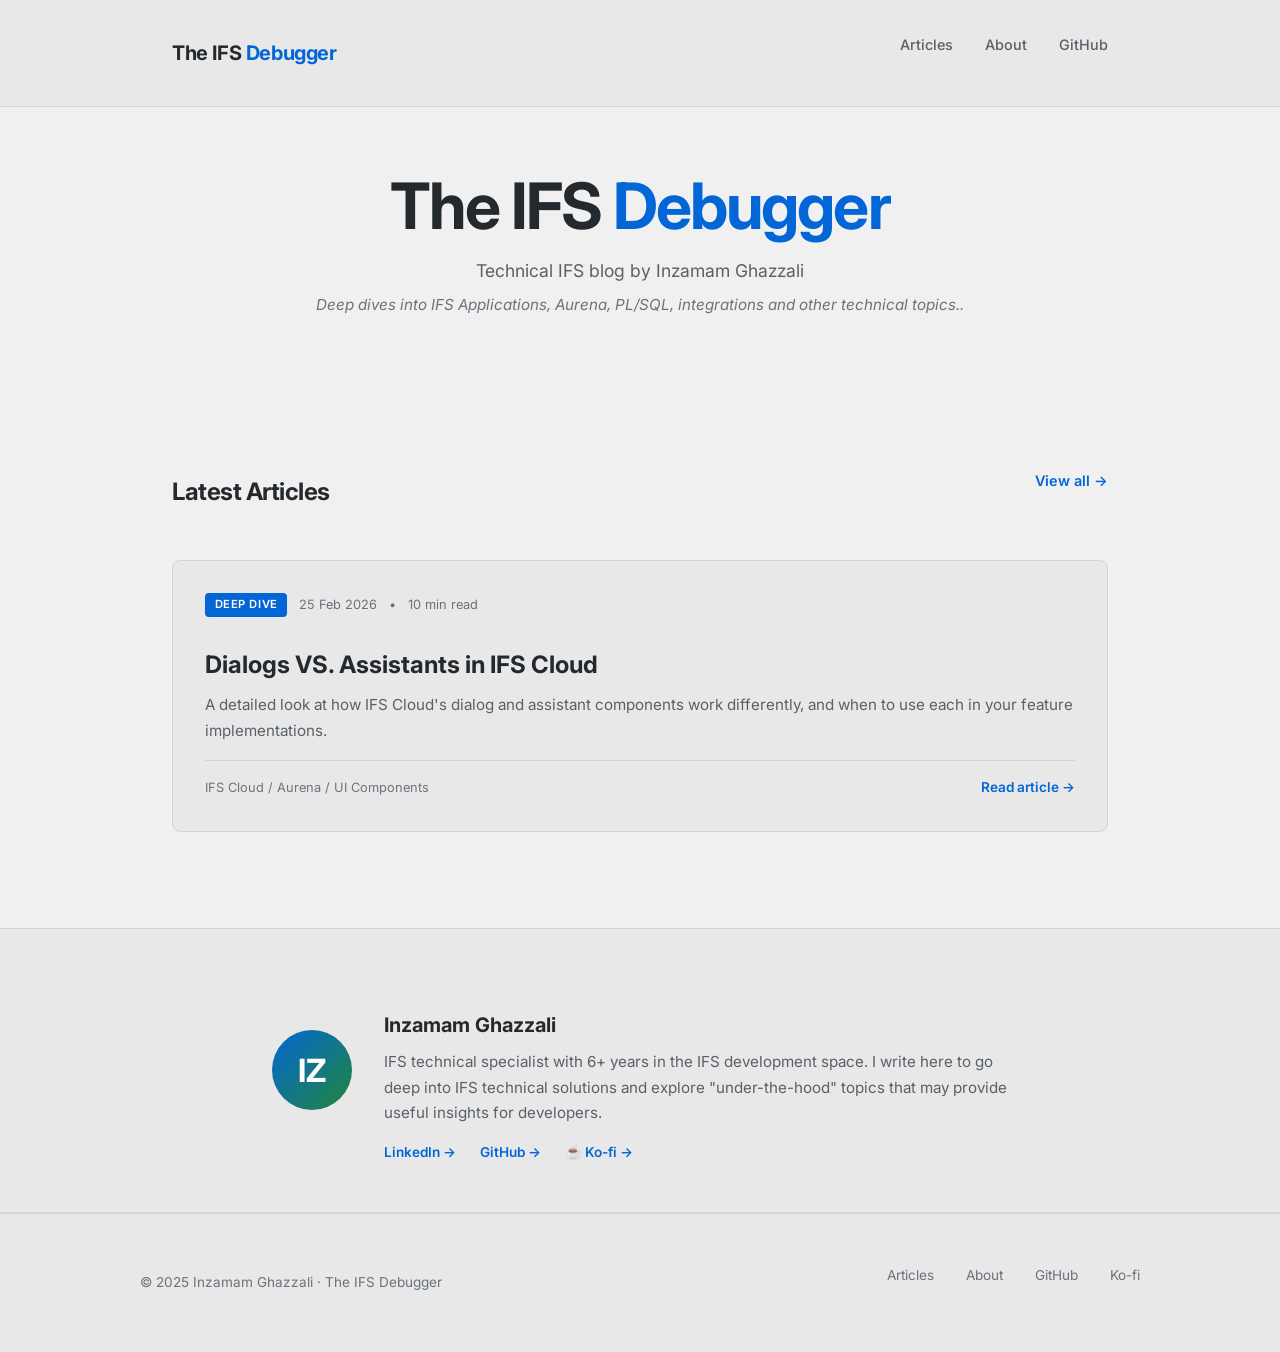
<file: index.html>
<!DOCTYPE html>
<html lang="en" prefix="og: https://ogp.me/ns#">
<head>
<meta charset="UTF-8">
<meta name="viewport" content="width=device-width, initial-scale=1.0">
<title>The IFS Debugger — Technical IFS Blog by Inzamam</title>
<meta name="description" content="Deep technical articles on IFS Applications — PL/SQL, IFS Cloud, Aurena, integrations, and performance tuning. Written by a practitioner with 6+ years in the IFS ecosystem.">
<meta name="author" content="Inzamam Ghazzali">
<meta property="og:title" content="The IFS Debugger — Technical IFS Blog">
<meta property="og:description" content="Deep technical articles on IFS Applications by Inzamam Ghazzali. No paywall. No fluff.">
<meta property="og:image" content="https://inzamam93.github.io/the-ifs-debugger/og-image.png">
<meta property="og:url" content="https://inzamam93.github.io/the-ifs-debugger">
<meta property="og:type" content="website">
<meta name="twitter:card" content="summary_large_image">
<link rel="canonical" href="https://inzamam93.github.io/the-ifs-debugger">

<!-- Google Analytics — replace YOUR_GA_MEASUREMENT_ID -->
<script async src="https://www.googletagmanager.com/gtag/js?id=YOUR_GA_MEASUREMENT_ID"></script>
<script>
  window.dataLayer = window.dataLayer || [];
  function gtag(){dataLayer.push(arguments);}
  gtag('js', new Date());
  gtag('config', 'YOUR_GA_MEASUREMENT_ID');
</script>

<link rel="preconnect" href="https://fonts.googleapis.com">
<link href="https://fonts.googleapis.com/css2?family=Inter:wght@400;500;600;700&family=JetBrains+Mono:wght@400;500&display=swap" rel="stylesheet">

<!-- Shared styles across all pages -->
<link rel="stylesheet" href="style.css">

<!-- Homepage-specific styles -->
<style>
/* ═══ HERO SECTION ═══ */
.hero {
  max-width: 800px;
  margin: 0 auto;
  padding: 4rem 2rem 3rem;
  text-align: center;
}

.hero-title {
  font-size: clamp(2.5rem, 6vw, 4rem);
  font-weight: 700;
  line-height: 1.1;
  letter-spacing: -0.03em;
  color: var(--text);
  margin-bottom: 1rem;
}

.hero-title .accent { 
  color: var(--accent); 
}

.hero-subtitle {
  font-size: 1.1rem;
  color: var(--text-secondary);
  margin-bottom: 0.5rem;
}

.hero-tagline {
  font-size: 0.95rem;
  color: var(--text-muted);
  font-style: italic;
}

.hero-stats {
  display: flex;
  justify-content: center;
  gap: 3rem;
  margin-top: 3rem;
  padding-top: 2rem;
  border-top: 1px solid var(--border);
}

.stat {
  display: flex;
  flex-direction: column;
  align-items: center;
  gap: 0.25rem;
}

.stat-num {
  font-size: 2rem;
  font-weight: 700;
  color: var(--accent);
}

.stat-label {
  font-size: 0.8rem;
  color: var(--text-muted);
  text-transform: uppercase;
  letter-spacing: 0.05em;
}

/* ═══ ARTICLES SECTION ═══ */
.articles-section {
  max-width: 1000px;
  margin: 0 auto;
  padding: 3rem 2rem;
}

.section-header {
  display: flex;
  justify-content: space-between;
  align-items: center;
  margin-bottom: 2rem;
}

.section-title {
  font-size: 1.5rem;
  font-weight: 700;
  color: var(--text);
}

.view-all {
  font-size: 0.9rem;
  font-weight: 600;
  color: var(--accent);
  text-decoration: none;
  display: flex;
  align-items: center;
  gap: 0.25rem;
}

.view-all:hover { 
  text-decoration: underline; 
}

.articles-grid {
  display: grid;
  gap: 2rem;
}

.article-card {
  background: #e8e8e8;
  border: 1px solid var(--border);
  border-radius: 8px;
  padding: 2rem;
  text-decoration: none;
  color: inherit;
  transition: all 0.2s;
  display: block;
}

.article-card:hover {
  border-color: var(--accent);
  box-shadow: 0 4px 12px rgba(0,0,0,0.08);
  transform: translateY(-2px);
}

.article-card.featured {
  background: linear-gradient(135deg, #f0f7ff 0%, #ffffff 100%);
  border-color: var(--accent);
}

.article-meta {
  display: flex;
  align-items: center;
  gap: 0.75rem;
  margin-bottom: 0.75rem;
  font-size: 0.8rem;
  color: var(--text-muted);
}

.article-tag {
  background: var(--accent);
  color: white;
  padding: 0.2rem 0.6rem;
  border-radius: 4px;
  font-size: 0.7rem;
  font-weight: 600;
  text-transform: uppercase;
  letter-spacing: 0.05em;
}

.article-tag.featured { 
  background: var(--green); 
}

.article-tag.tutorial { 
  background: #6f42c1; 
}

.article-tag.tips { 
  background: #fd7e14; 
}

.article-title-card {
  font-size: 1.5rem;
  font-weight: 700;
  line-height: 1.3;
  color: var(--text);
  margin-bottom: 0.75rem;
}

.article-card.featured .article-title-card {
  font-size: 1.8rem;
}

.article-excerpt {
  font-size: 0.95rem;
  color: var(--text-secondary);
  line-height: 1.7;
  margin-bottom: 1rem;
}

.article-footer {
  display: flex;
  justify-content: space-between;
  align-items: center;
  padding-top: 1rem;
  border-top: 1px solid var(--border);
}

.read-time {
  font-size: 0.8rem;
  color: var(--text-muted);
}

.read-more {
  font-size: 0.85rem;
  font-weight: 600;
  color: var(--accent);
  display: flex;
  align-items: center;
  gap: 0.25rem;
}

/* ═══ ABOUT SECTION ═══ */
.about-section {
  background: #e8e8e8;
  border-top: 1px solid var(--border);
  border-bottom: 1px solid var(--border);
  margin-top: 3rem;
}

.about-inner {
  max-width: 800px;
  margin: 0 auto;
  padding: 3rem 2rem;
  display: grid;
  grid-template-columns: auto 1fr;
  gap: 2rem;
  align-items: center;
}

.about-avatar {
  width: 80px;
  height: 80px;
  border-radius: 50%;
  background: linear-gradient(135deg, var(--accent), var(--green));
  display: flex;
  align-items: center;
  justify-content: center;
  font-size: 2rem;
  font-weight: 700;
  color: white;
  flex-shrink: 0;
}

.about-name {
  font-size: 1.25rem;
  font-weight: 700;
  color: var(--text);
  margin-bottom: 0.5rem;
}

.about-bio {
  font-size: 0.95rem;
  color: var(--text-secondary);
  line-height: 1.7;
  margin-bottom: 1rem;
}

.about-links {
  display: flex;
  gap: 1.5rem;
}

.about-links a {
  font-size: 0.85rem;
  font-weight: 600;
  color: var(--accent);
  text-decoration: none;
}

.about-links a:hover { 
  text-decoration: underline; 
}

/* ═══ RESPONSIVE ═══ */
@media (max-width: 768px) {
  .hero-stats { 
    flex-wrap: wrap; 
    gap: 1.5rem; 
  }
  
  .about-inner { 
    grid-template-columns: 1fr; 
    text-align: center; 
  }
  
  .about-links { 
    justify-content: center; 
  }
}
</style>
</head>
<body>

<!-- NAV -->
<nav>
  <div class="nav-container">
    <a href="#" class="logo">The IFS <span>Debugger</span></a>
    <ul class="nav-links">
      <li><a href="#articles">Articles</a></li>
      <li><a href="#about">About</a></li>
      <li><a href="https://github.com/Inzamam93">GitHub</a></li>
    </ul>
    <!-- Buy me coffee button placeholder
    <a href="https://ko-fi.com/inzamam" class="btn-kofi">☕ Buy Me a Coffee</a>
    -->
  </div>
</nav>

<!-- HERO -->
<div class="hero">
  <h1 class="hero-title">The IFS <span class="accent">Debugger</span></h1>
  <p class="hero-subtitle">Technical IFS blog by Inzamam Ghazzali</p>
  <p class="hero-tagline">Deep dives into IFS Applications, Aurena, PL/SQL, integrations and other technical topics..</p>
  <!-- PLACEHOLDER STATS
  <div class="hero-stats">
    <div class="stat">
      <div class="stat-num">6+</div>
      <div class="stat-label">Years IFS</div>
    </div>
    <div class="stat">
      <div class="stat-num">40+</div>
      <div class="stat-label">Articles</div>
    </div>
    <div class="stat">
      <div class="stat-num">0</div>
      <div class="stat-label">Paywalls</div>
    </div>
  </div>
  -->
</div>

<!-- ARTICLES -->
<div class="articles-section" id="articles">
  <div class="section-header">
    <h2 class="section-title">Latest Articles</h2>
    <a href="#" class="view-all">View all →</a>
  </div>

  <div class="articles-grid">

    <!-- FEATURED -->
     <!-- PLACEHOLDER ARTICLES 
    <a href="articles/ifs-aurena-frontend-debugging-tips/index.html" class="article-card featured">
      <div class="article-meta">
        <span class="article-tag featured">Featured</span>
        <span class="article-tag">IFS Cloud</span>
        <span>20 Mar 2025</span>
        <span>•</span>
        <span>12 min read</span>
      </div>
      <h3 class="article-title-card">IFS Aurena Frontend Debugging Tips That Will Save Your Sanity</h3>
      <p class="article-excerpt">
        Aurena's client-side behaviour can feel like a black box. The UI does something unexpected, you get a vague error toast, and the only thing staring back at you is a minified JavaScript bundle. This article covers the practical debugging techniques I actually use to trace frontend issues in IFS Cloud fast.
      </p>
      <div class="article-footer">
        <span class="read-time">IFS Cloud / Aurena / DevTools</span>
        <span class="read-more">Read article →</span>
      </div>
    </a>

    
    <a href="#" class="article-card">
      <div class="article-meta">
        <span class="article-tag tutorial">Tutorial</span>
        <span>28 Feb 2025</span>
        <span>•</span>
        <span>8 min read</span>
      </div>
      <h3 class="article-title-card">Setting Up a Local IFS App10 Dev Environment in 2025</h3>
      <p class="article-excerpt">
        Step-by-step walkthrough of configuring Oracle 19c + IFS App10 for local development — including common pitfalls and the patches you actually need.
      </p>
      <div class="article-footer">
        <span class="read-time">IFS App10 / Oracle / Setup</span>
        <span class="read-more">Read article →</span>
      </div>
    </a>
    
    <a href="#" class="article-card">
      <div class="article-meta">
        <span class="article-tag tips">Tips</span>
        <span>14 Feb 2025</span>
        <span>•</span>
        <span>6 min read</span>
      </div>
      <h3 class="article-title-card">5 PL/SQL Performance Traps in IFS That Will Kill Your Batch Jobs</h3>
      <p class="article-excerpt">
        From implicit cursors in loops to missing indexes on custom tables — these are the patterns that quietly destroy IFS batch performance.
      </p>
      <div class="article-footer">
        <span class="read-time">PL/SQL / Performance / IFS</span>
        <span class="read-more">Read article →</span>
      </div>
    </a>
    PLACEHOLDER ARTICLES -->

    <!-- ARTICLES -->
    <a href="#" class="article-card">
      <div class="article-meta">
        <span class="article-tag">Deep Dive</span>
        <span>25 Feb 2026</span>
        <span>•</span>
        <span>10 min read</span>
      </div>
      <h3 class="article-title-card">Dialogs VS. Assistants in IFS Cloud</h3>
      <p class="article-excerpt">
        A detailed look at how IFS Cloud's dialog and assistant components work differently, and when to use each in your feature implementations.
      </p>
      <div class="article-footer">
        <span class="read-time">IFS Cloud / Aurena / UI Components</span>
        <span class="read-more">Read article →</span>
      </div>
    </a>

  </div>
</div>

<!-- ABOUT -->
<div class="about-section" id="about">
  <div class="about-inner">
    <div class="about-avatar">IZ</div>
    <div>
      <h3 class="about-name">Inzamam Ghazzali</h3>
      <p class="about-bio">
        IFS technical specialist with 6+ years in the IFS development space. I write here to go deep into IFS technical solutions and explore "under-the-hood" topics that may provide useful insights for developers.
      </p>
      <div class="about-links">
        <a href="https://linkedin.com/in/inzamam">LinkedIn →</a>
        <a href="https://github.com/Inzamam93">GitHub →</a>
        <a href="https://ko-fi.com/inzamam">☕ Ko-fi →</a>
      </div>
    </div>
  </div>
</div>

<!-- FOOTER -->
<footer>
  <div class="footer-inner">
    <div class="footer-text">© 2025 Inzamam Ghazzali · The IFS Debugger</div>
    <ul class="footer-links">
      <li><a href="#articles">Articles</a></li>
      <li><a href="#about">About</a></li>
      <li><a href="https://github.com/Inzamam93">GitHub</a></li>
      <li><a href="https://ko-fi.com/inzamam">Ko-fi</a></li>
    </ul>
  </div>
</footer>

</body>
</html>
</file>
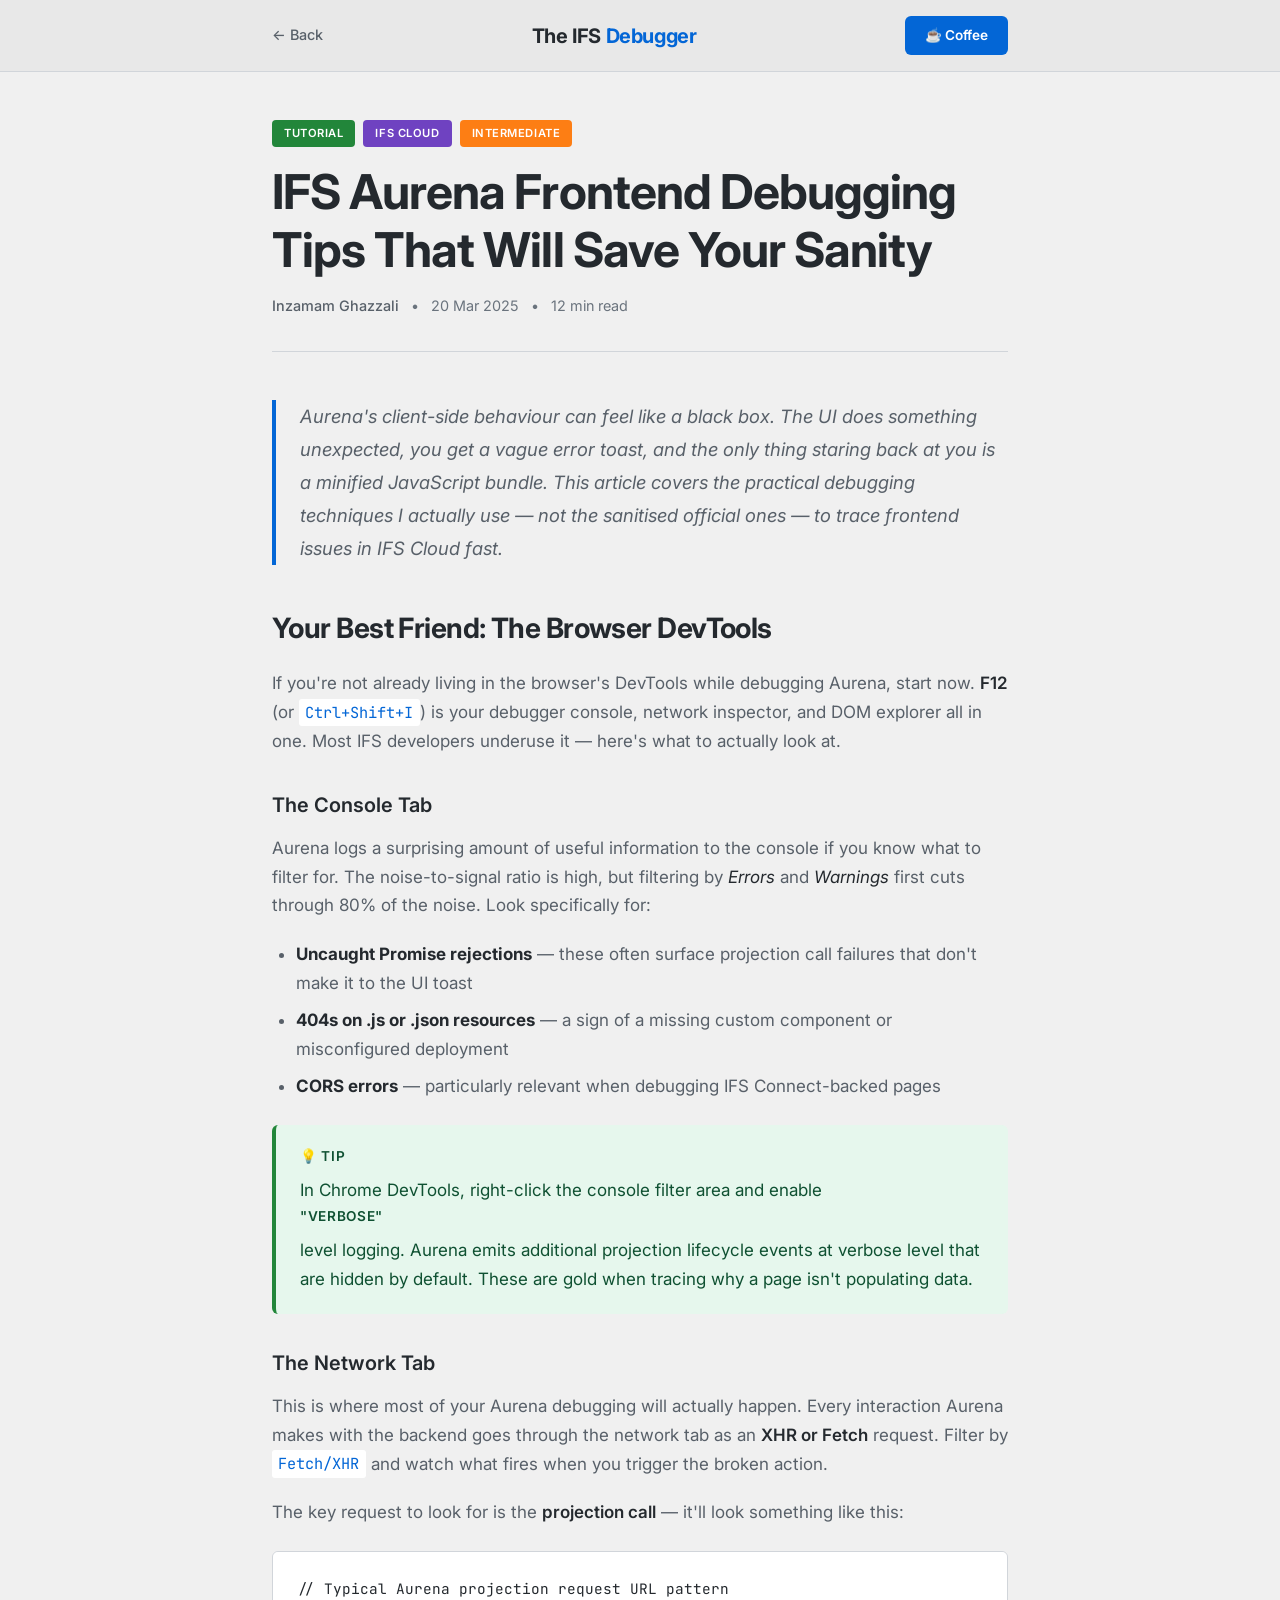
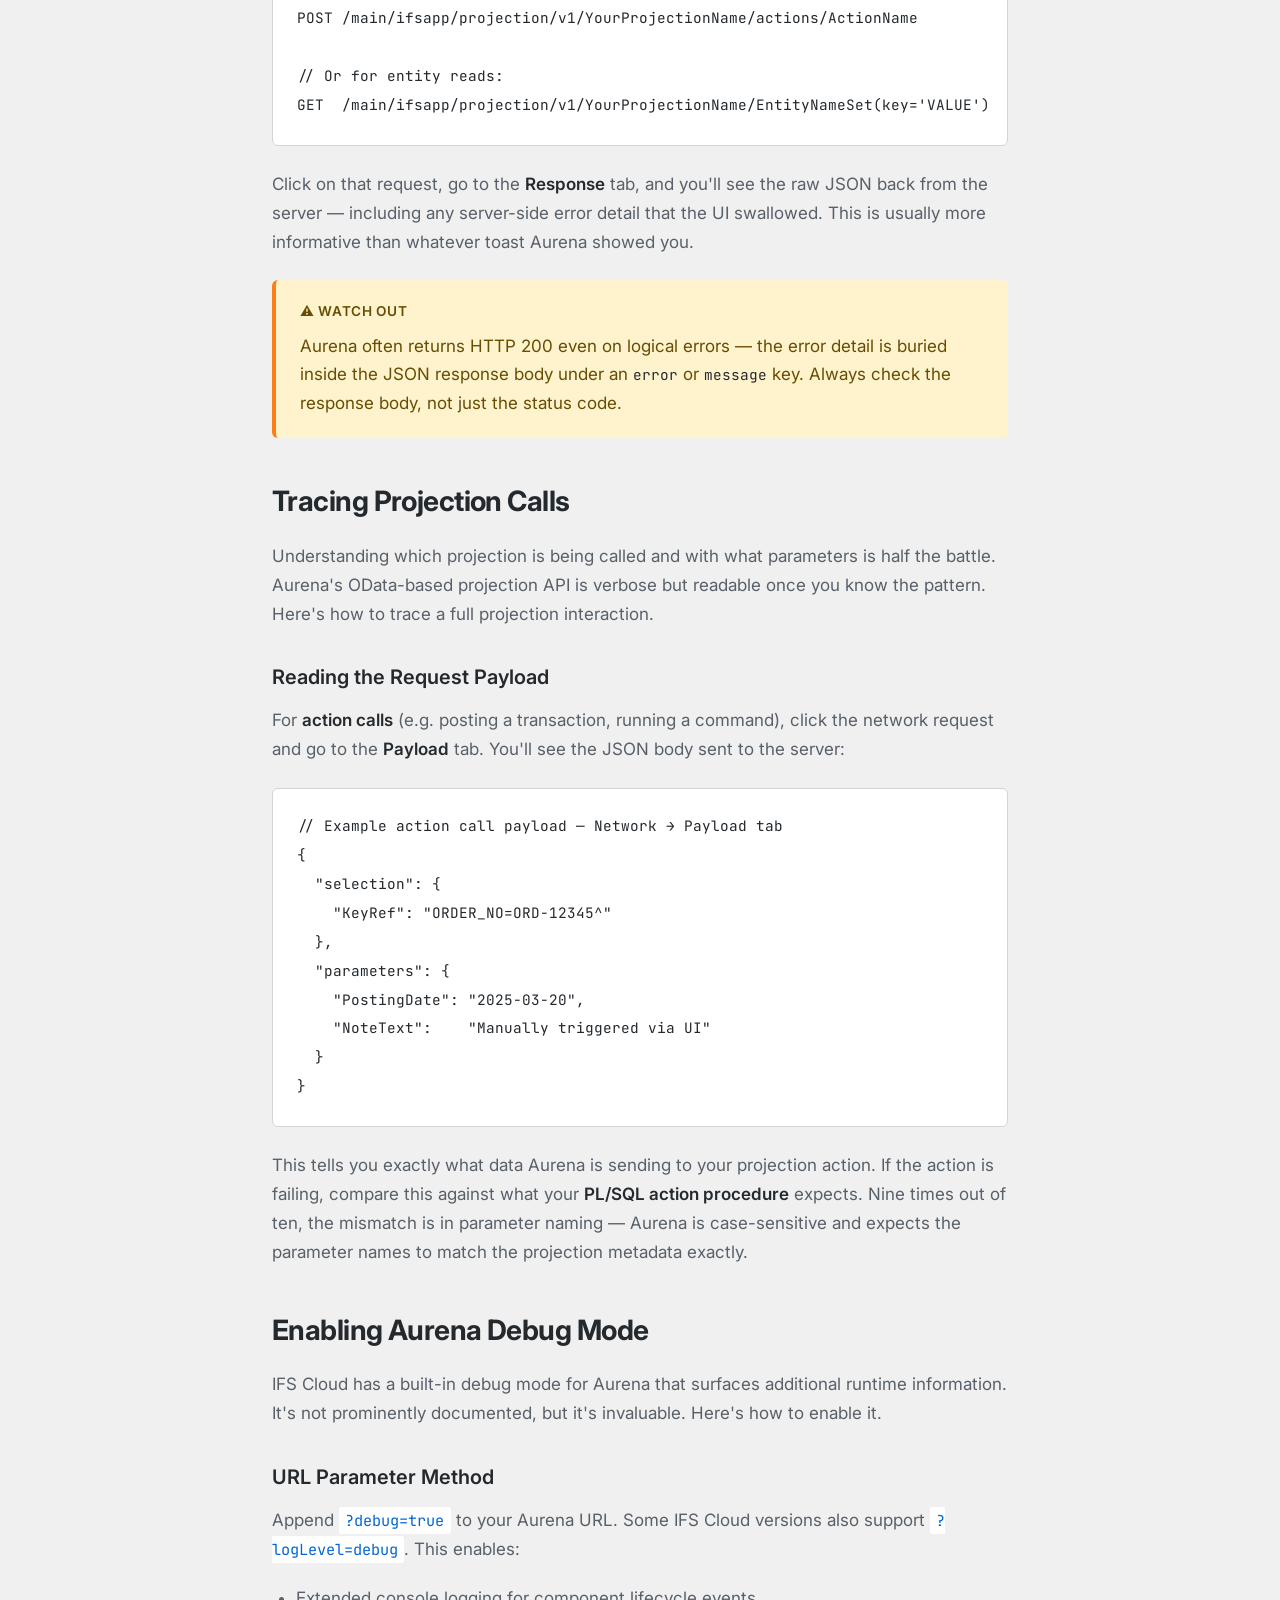
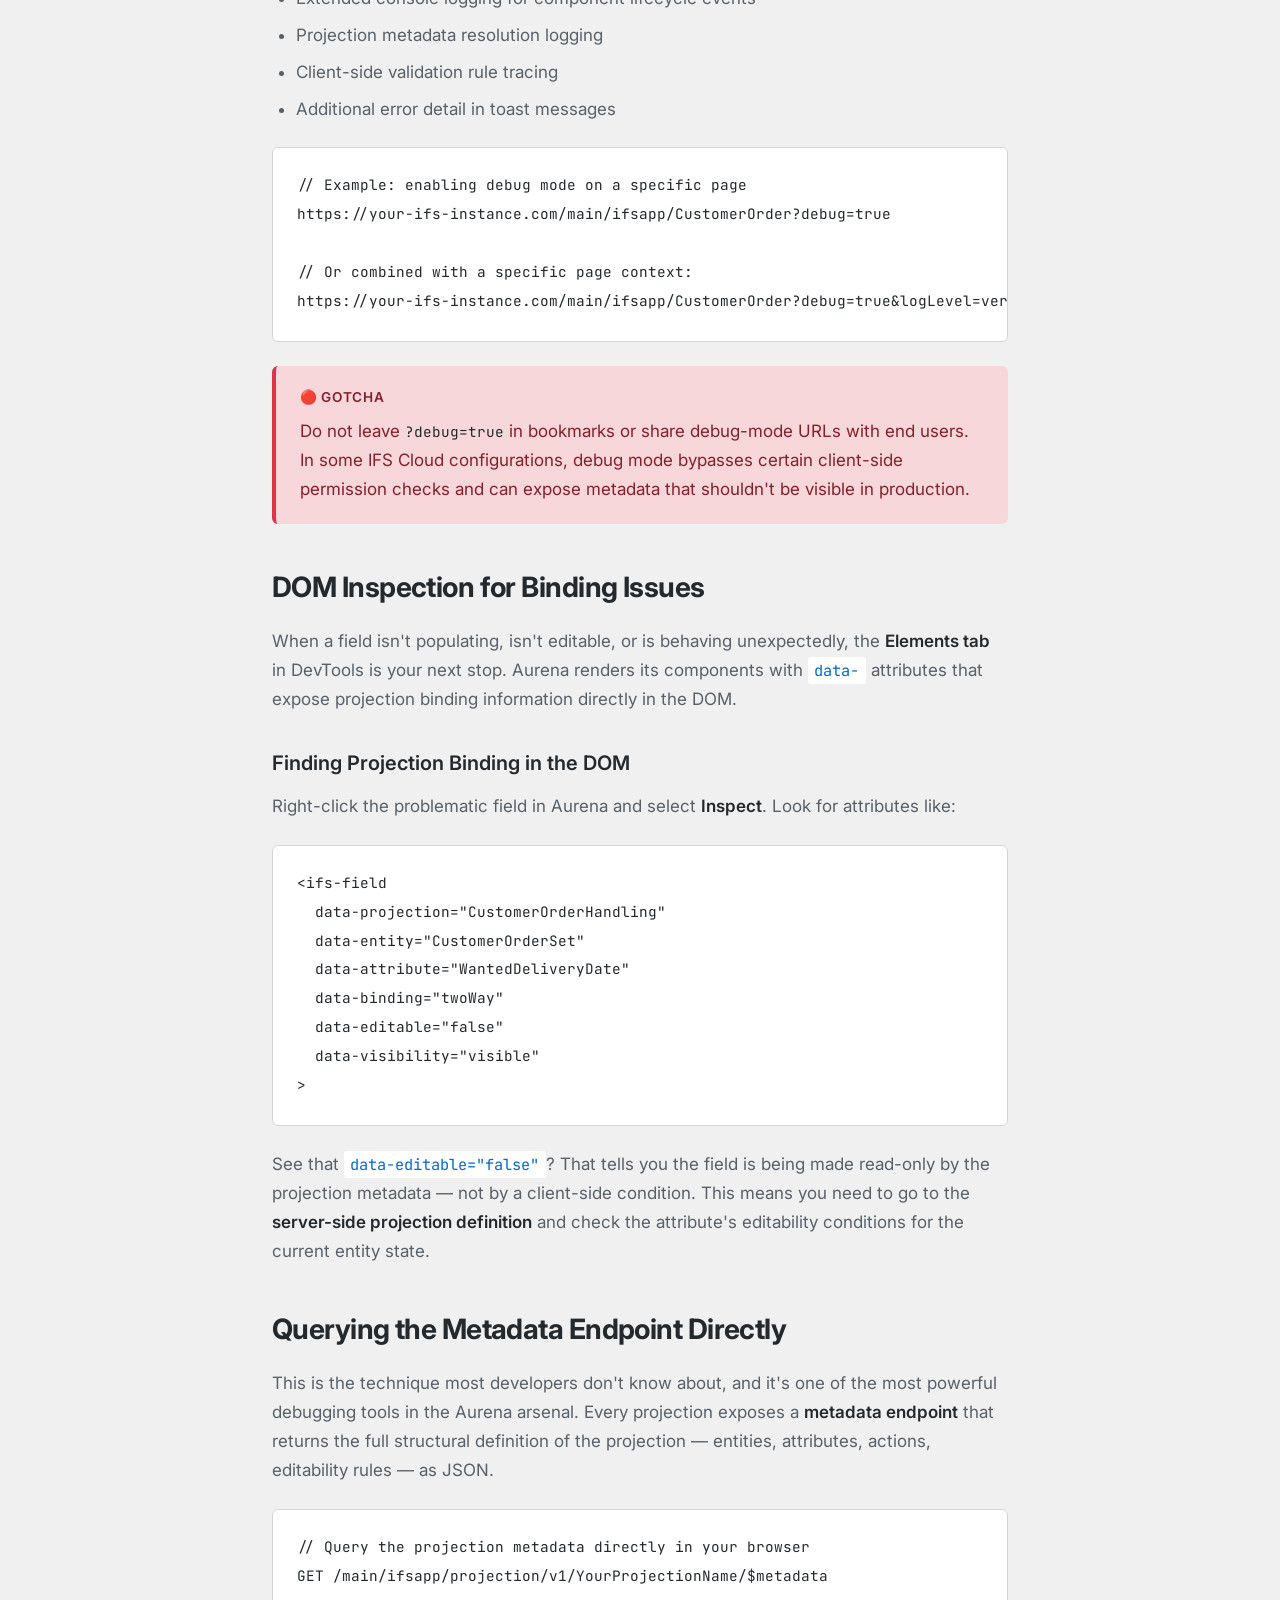
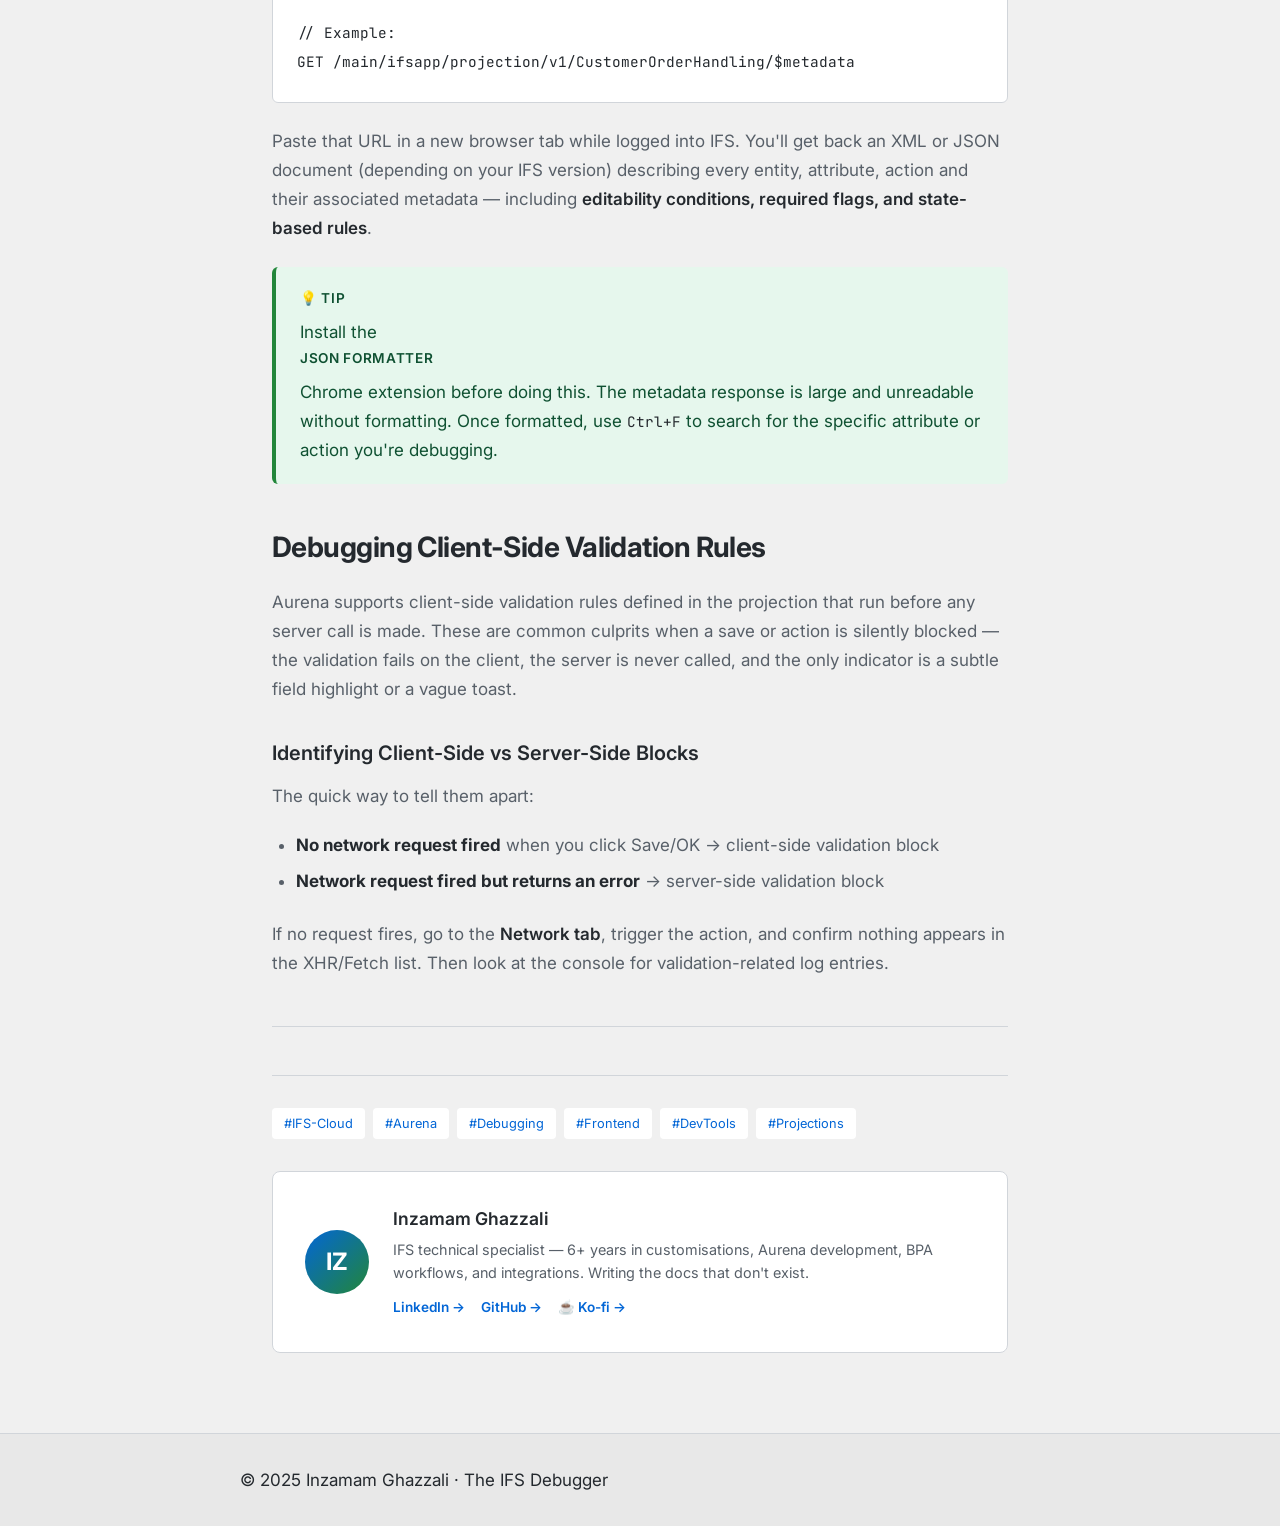
<file: articles/ifs-aurena-frontend-debugging-tips/ifs-aurena-frontend-debugging-tips.html>
<!DOCTYPE html>
<html lang="en" prefix="og: https://ogp.me/ns#">
<head>
<meta charset="UTF-8">
<meta name="viewport" content="width=device-width, initial-scale=1.0">
<title>IFS Aurena Frontend Debugging Tips — The IFS Debugger</title>
<meta name="description" content="Practical IFS Aurena frontend debugging tips for intermediate developers. Learn how to use browser DevTools, projection tracing, and client-side error handling to debug Aurena faster.">
<meta name="author" content="Inzamam Ghazzali">
<link rel="canonical" href="https://inzamam93.github.io/the-ifs-debugger/articles/ifs-aurena-frontend-debugging-tips/">

<link rel="preconnect" href="https://fonts.googleapis.com">
<link href="https://fonts.googleapis.com/css2?family=Inter:wght@400;500;600;700&family=JetBrains+Mono:wght@400;500&display=swap" rel="stylesheet">

<!-- Shared styles across all pages -->
<link rel="stylesheet" href="../../style.css">

<!-- Article page-specific styles -->
<style>
/* Article page overrides */
body {
  font-size: 17px;
  line-height: 1.7;
}

.nav-container {
  max-width: 800px;
}

/* ═══ ARTICLE CONTAINER ═══ */
.article-container {
  max-width: 800px;
  margin: 0 auto;
  padding: 3rem 2rem 5rem;
}

/* ═══ ARTICLE HEADER ═══ */
.article-header {
  margin-bottom: 3rem;
  padding-bottom: 2rem;
  border-bottom: 1px solid var(--border);
}

.article-tags {
  display: flex;
  gap: 0.5rem;
  margin-bottom: 1rem;
}

.tag {
  font-size: 0.7rem;
  font-weight: 600;
  padding: 0.25rem 0.75rem;
  border-radius: 4px;
  text-transform: uppercase;
  letter-spacing: 0.05em;
}

.tag.featured {
  background: var(--green);
  color: white;
}

.tag.intermediate {
  background: var(--amber);
  color: white;
}

.tag.cloud {
  background: var(--purple);
  color: white;
}

.article-meta {
  display: flex;
  align-items: center;
  gap: 0.75rem;
  font-size: 0.9rem;
  color: var(--text-muted);
}

.article-meta .author {
  color: var(--text-secondary);
  font-weight: 500;
}

.lead {
  font-size: 1.15rem;
  color: var(--text-secondary);
  line-height: 1.8;
  margin: 2rem 0;
  padding-left: 1.5rem;
  border-left: 4px solid var(--accent);
  font-style: italic;
}

/* ═══ ARTICLE FOOTER ═══ */
.article-footer {
  margin-top: 3rem;
  padding-top: 2rem;
  border-top: 1px solid var(--border);
}

.footer-tags {
  display: flex;
  flex-wrap: wrap;
  gap: 0.5rem;
  margin-bottom: 2rem;
}

.footer-tag {
  font-size: 0.8rem;
  color: var(--accent);
  background: var(--surface);
  padding: 0.3rem 0.75rem;
  border-radius: 4px;
  text-decoration: none;
}

.footer-tag:hover {
  background: #e1f0ff;
}

/* ═══ AUTHOR CARD ═══ */
.author-card {
  background: var(--surface);
  border: 1px solid var(--border);
  border-radius: 8px;
  padding: 2rem;
  display: flex;
  gap: 1.5rem;
  align-items: center;
}

.author-avatar {
  width: 64px;
  height: 64px;
  border-radius: 50%;
  background: linear-gradient(135deg, var(--accent), var(--green));
  display: flex;
  align-items: center;
  justify-content: center;
  font-size: 1.5rem;
  font-weight: 700;
  color: white;
  flex-shrink: 0;
}

.author-name {
  font-size: 1.1rem;
  font-weight: 600;
  color: var(--text);
  margin-bottom: 0.25rem;
}

.author-bio {
  font-size: 0.9rem;
  color: var(--text-secondary);
  line-height: 1.6;
  margin-bottom: 0.75rem;
}

.author-links {
  display: flex;
  gap: 1rem;
}

.author-links a {
  font-size: 0.85rem;
  font-weight: 600;
  color: var(--accent);
  text-decoration: none;
}

.author-links a:hover {
  text-decoration: underline;
}

/* ═══ FOOTER OVERRIDE ═══ */
footer .footer-inner {
  max-width: 800px;
  text-align: center;
}
</style>
</head>
<body>

<!-- NAV -->
<nav>
  <div class="nav-container">
    <a href="../../index.html" class="back-link">← Back</a>
    <a href="../../index.html" class="logo">The IFS <span>Debugger</span></a>
    <a href="https://ko-fi.com/inzamam" class="btn-kofi">☕ Coffee</a>
  </div>
</nav>

<!-- ARTICLE -->
<article class="article-container">
  
  <header class="article-header">
    <div class="article-tags">
      <span class="tag featured">Tutorial</span>
      <span class="tag cloud">IFS Cloud</span>
      <span class="tag intermediate">Intermediate</span>
    </div>
    <h1>IFS Aurena Frontend Debugging Tips That Will Save Your Sanity</h1>
    <div class="article-meta">
      <span class="author">Inzamam Ghazzali</span>
      <span>•</span>
      <span>20 Mar 2025</span>
      <span>•</span>
      <span>12 min read</span>
    </div>
  </header>

  <p class="lead">
    Aurena's client-side behaviour can feel like a black box. The UI does something unexpected, you get a vague error toast, and the only thing staring back at you is a minified JavaScript bundle. This article covers the practical debugging techniques I actually use — not the sanitised official ones — to trace frontend issues in IFS Cloud fast.
  </p>

  <h2>Your Best Friend: The Browser DevTools</h2>
  <p>
    If you're not already living in the browser's DevTools while debugging Aurena, start now. <strong>F12</strong> (or <code>Ctrl+Shift+I</code>) is your debugger console, network inspector, and DOM explorer all in one. Most IFS developers underuse it — here's what to actually look at.
  </p>

  <h3>The Console Tab</h3>
  <p>
    Aurena logs a surprising amount of useful information to the console if you know what to filter for. The noise-to-signal ratio is high, but filtering by <em>Errors</em> and <em>Warnings</em> first cuts through 80% of the noise. Look specifically for:
  </p>
  <ul>
    <li><strong>Uncaught Promise rejections</strong> — these often surface projection call failures that don't make it to the UI toast</li>
    <li><strong>404s on .js or .json resources</strong> — a sign of a missing custom component or misconfigured deployment</li>
    <li><strong>CORS errors</strong> — particularly relevant when debugging IFS Connect-backed pages</li>
  </ul>

  <div class="box tip">
    <strong>💡 Tip</strong>
    In Chrome DevTools, right-click the console filter area and enable <strong>"Verbose"</strong> level logging. Aurena emits additional projection lifecycle events at verbose level that are hidden by default. These are gold when tracing why a page isn't populating data.
  </div>

  <h3>The Network Tab</h3>
  <p>
    This is where most of your Aurena debugging will actually happen. Every interaction Aurena makes with the backend goes through the network tab as an <strong>XHR or Fetch</strong> request. Filter by <code>Fetch/XHR</code> and watch what fires when you trigger the broken action.
  </p>
  <p>
    The key request to look for is the <strong>projection call</strong> — it'll look something like this:
  </p>

  <pre><code>// Typical Aurena projection request URL pattern
POST /main/ifsapp/projection/v1/YourProjectionName/actions/ActionName

// Or for entity reads:
GET  /main/ifsapp/projection/v1/YourProjectionName/EntityNameSet(key='VALUE')</code></pre>

  <p>
    Click on that request, go to the <strong>Response</strong> tab, and you'll see the raw JSON back from the server — including any server-side error detail that the UI swallowed. This is usually more informative than whatever toast Aurena showed you.
  </p>

  <div class="box warn">
    <strong>⚠ Watch Out</strong>
    Aurena often returns HTTP 200 even on logical errors — the error detail is buried inside the JSON response body under an <code>error</code> or <code>message</code> key. Always check the response body, not just the status code.
  </div>

  <h2>Tracing Projection Calls</h2>
  <p>
    Understanding which projection is being called and with what parameters is half the battle. Aurena's OData-based projection API is verbose but readable once you know the pattern. Here's how to trace a full projection interaction.
  </p>

  <h3>Reading the Request Payload</h3>
  <p>
    For <strong>action calls</strong> (e.g. posting a transaction, running a command), click the network request and go to the <strong>Payload</strong> tab. You'll see the JSON body sent to the server:
  </p>

  <pre><code>// Example action call payload — Network → Payload tab
{
  "selection": {
    "KeyRef": "ORDER_NO=ORD-12345^"
  },
  "parameters": {
    "PostingDate": "2025-03-20",
    "NoteText":    "Manually triggered via UI"
  }
}</code></pre>

  <p>
    This tells you exactly what data Aurena is sending to your projection action. If the action is failing, compare this against what your <strong>PL/SQL action procedure</strong> expects. Nine times out of ten, the mismatch is in parameter naming — Aurena is case-sensitive and expects the parameter names to match the projection metadata exactly.
  </p>

  <h2>Enabling Aurena Debug Mode</h2>
  <p>
    IFS Cloud has a built-in debug mode for Aurena that surfaces additional runtime information. It's not prominently documented, but it's invaluable. Here's how to enable it.
  </p>

  <h3>URL Parameter Method</h3>
  <p>
    Append <code>?debug=true</code> to your Aurena URL. Some IFS Cloud versions also support <code>?logLevel=debug</code>. This enables:
  </p>
  <ul>
    <li>Extended console logging for component lifecycle events</li>
    <li>Projection metadata resolution logging</li>
    <li>Client-side validation rule tracing</li>
    <li>Additional error detail in toast messages</li>
  </ul>

  <pre><code>// Example: enabling debug mode on a specific page
https://your-ifs-instance.com/main/ifsapp/CustomerOrder?debug=true

// Or combined with a specific page context:
https://your-ifs-instance.com/main/ifsapp/CustomerOrder?debug=true&logLevel=verbose</code></pre>

  <div class="box gotcha">
    <strong>🔴 Gotcha</strong>
    Do not leave <code>?debug=true</code> in bookmarks or share debug-mode URLs with end users. In some IFS Cloud configurations, debug mode bypasses certain client-side permission checks and can expose metadata that shouldn't be visible in production.
  </div>

  <h2>DOM Inspection for Binding Issues</h2>
  <p>
    When a field isn't populating, isn't editable, or is behaving unexpectedly, the <strong>Elements tab</strong> in DevTools is your next stop. Aurena renders its components with <code>data-</code> attributes that expose projection binding information directly in the DOM.
  </p>

  <h3>Finding Projection Binding in the DOM</h3>
  <p>
    Right-click the problematic field in Aurena and select <strong>Inspect</strong>. Look for attributes like:
  </p>

  <pre><code>&lt;ifs-field
  data-projection="CustomerOrderHandling"
  data-entity="CustomerOrderSet"
  data-attribute="WantedDeliveryDate"
  data-binding="twoWay"
  data-editable="false"
  data-visibility="visible"
&gt;</code></pre>

  <p>
    See that <code>data-editable="false"</code>? That tells you the field is being made read-only by the projection metadata — not by a client-side condition. This means you need to go to the <strong>server-side projection definition</strong> and check the attribute's editability conditions for the current entity state.
  </p>

  <h2>Querying the Metadata Endpoint Directly</h2>
  <p>
    This is the technique most developers don't know about, and it's one of the most powerful debugging tools in the Aurena arsenal. Every projection exposes a <strong>metadata endpoint</strong> that returns the full structural definition of the projection — entities, attributes, actions, editability rules — as JSON.
  </p>

  <pre><code>// Query the projection metadata directly in your browser
GET /main/ifsapp/projection/v1/YourProjectionName/$metadata

// Example:
GET /main/ifsapp/projection/v1/CustomerOrderHandling/$metadata</code></pre>

  <p>
    Paste that URL in a new browser tab while logged into IFS. You'll get back an XML or JSON document (depending on your IFS version) describing every entity, attribute, action and their associated metadata — including <strong>editability conditions, required flags, and state-based rules</strong>.
  </p>

  <div class="box tip">
    <strong>💡 Tip</strong>
    Install the <strong>JSON Formatter</strong> Chrome extension before doing this. The metadata response is large and unreadable without formatting. Once formatted, use <code>Ctrl+F</code> to search for the specific attribute or action you're debugging.
  </div>

  <h2>Debugging Client-Side Validation Rules</h2>
  <p>
    Aurena supports client-side validation rules defined in the projection that run before any server call is made. These are common culprits when a save or action is silently blocked — the validation fails on the client, the server is never called, and the only indicator is a subtle field highlight or a vague toast.
  </p>

  <h3>Identifying Client-Side vs Server-Side Blocks</h3>
  <p>
    The quick way to tell them apart:
  </p>
  <ul>
    <li><strong>No network request fired</strong> when you click Save/OK → client-side validation block</li>
    <li><strong>Network request fired but returns an error</strong> → server-side validation block</li>
  </ul>
  <p>
    If no request fires, go to the <strong>Network tab</strong>, trigger the action, and confirm nothing appears in the XHR/Fetch list. Then look at the console for validation-related log entries.
  </p>

  <hr>

  <div class="article-footer">
    <div class="footer-tags">
      <a href="#" class="footer-tag">#IFS-Cloud</a>
      <a href="#" class="footer-tag">#Aurena</a>
      <a href="#" class="footer-tag">#Debugging</a>
      <a href="#" class="footer-tag">#Frontend</a>
      <a href="#" class="footer-tag">#DevTools</a>
      <a href="#" class="footer-tag">#Projections</a>
    </div>

    <div class="author-card">
      <div class="author-avatar">IZ</div>
      <div>
        <div class="author-name">Inzamam Ghazzali</div>
        <div class="author-bio">IFS technical specialist — 6+ years in customisations, Aurena development, BPA workflows, and integrations. Writing the docs that don't exist.</div>
        <div class="author-links">
          <a href="https://linkedin.com/in/inzamam">LinkedIn →</a>
          <a href="https://github.com/Inzamam93">GitHub →</a>
          <a href="https://ko-fi.com/inzamam">☕ Ko-fi →</a>
        </div>
      </div>
    </div>
  </div>

</article>

<footer>
  <div class="footer-inner">
    © 2025 Inzamam Ghazzali · The IFS Debugger
  </div>
</footer>

</body>
</html>
</file>
<file: style.css>
/* ═══════════════════════════════════════════════════════
   THE IFS DEBUGGER — SHARED STYLES
   Common CSS used across all pages
   ═══════════════════════════════════════════════════════ */

/* ═══ CSS VARIABLES ═══ */
:root {
  /* Colors */
  --bg: #f0f0f0;
  --surface: #ffffff;
  --border: #d1d5da;
  --text: #24292e;
  --text-secondary: #586069;
  --text-muted: #6a737d;
  --accent: #0366d6;
  --accent-hover: #0256b8;
  --green: #22863a;
  --amber: #fd7e14;
  --purple: #6f42c1;
  
  /* Fonts */
  --font-body: 'Inter', -apple-system, sans-serif;
  --font-mono: 'JetBrains Mono', monospace;
}

/* ═══ GLOBAL RESETS ═══ */
* { 
  box-sizing: border-box; 
  margin: 0; 
  padding: 0; 
}

html { 
  scroll-behavior: smooth; 
}

body {
  font-family: var(--font-body);
  font-size: 16px;
  line-height: 1.6;
  color: var(--text);
  background: var(--bg);
  -webkit-font-smoothing: antialiased;
}

/* ═══ NAVIGATION ═══ */
nav {
  position: sticky;
  top: 0;
  z-index: 100;
  background: #e8e8e8;
  backdrop-filter: blur(10px);
  border-bottom: 1px solid var(--border);
  padding: 1rem 0;
}

.nav-container {
  max-width: 1000px;
  margin: 0 auto;
  padding: 0 2rem;
  display: flex;
  align-items: center;
  justify-content: space-between;
}

.logo {
  font-size: 1.25rem;
  font-weight: 700;
  color: var(--text);
  text-decoration: none;
  letter-spacing: -0.02em;
}

.logo span { 
  color: var(--accent); 
}

.nav-links {
  display: flex;
  gap: 2rem;
  list-style: none;
  align-items: center;
}

.nav-links a {
  font-size: 0.9rem;
  font-weight: 500;
  color: var(--text-secondary);
  text-decoration: none;
  transition: color 0.2s;
}

.nav-links a:hover { 
  color: var(--accent); 
}

/* Back link for article pages */
.back-link {
  font-size: 0.9rem;
  font-weight: 500;
  color: var(--text-secondary);
  text-decoration: none;
  display: flex;
  align-items: center;
  gap: 0.25rem;
}

.back-link:hover { 
  color: var(--accent); 
}

/* Ko-fi button */
.btn-kofi {
  font-size: 0.85rem;
  font-weight: 600;
  background: var(--accent);
  color: white;
  padding: 0.5rem 1.25rem;
  border-radius: 6px;
  text-decoration: none;
  transition: background 0.2s;
}

.btn-kofi:hover { 
  background: var(--accent-hover); 
}

/* ═══ TYPOGRAPHY ═══ */
h1 {
  font-size: clamp(2rem, 5vw, 3rem);
  font-weight: 700;
  line-height: 1.2;
  color: var(--text);
  margin-bottom: 1rem;
  letter-spacing: -0.02em;
}

h2 {
  font-size: 1.75rem;
  font-weight: 700;
  color: var(--text);
  margin: 2.5rem 0 1rem;
  letter-spacing: -0.02em;
}

h3 {
  font-size: 1.25rem;
  font-weight: 600;
  color: var(--text);
  margin: 2rem 0 0.75rem;
}

p {
  margin-bottom: 1.25rem;
  color: var(--text-secondary);
}

p strong { 
  color: var(--text); 
  font-weight: 600; 
}

p em { 
  font-style: italic; 
  color: var(--text); 
}

p code {
  font-family: var(--font-mono);
  font-size: 0.9em;
  background: var(--surface);
  padding: 0.2rem 0.4rem;
  border-radius: 3px;
  color: var(--accent);
}

p a {
  color: var(--accent);
  text-decoration: none;
  border-bottom: 1px solid transparent;
}

p a:hover { 
  border-bottom-color: var(--accent); 
}

/* ═══ LISTS ═══ */
ul, ol {
  margin: 1rem 0 1.5rem 1.5rem;
}

li {
  margin-bottom: 0.5rem;
  color: var(--text-secondary);
}

li strong { 
  color: var(--text); 
}

/* ═══ CODE BLOCKS ═══ */
pre {
  background: var(--surface);
  border: 1px solid var(--border);
  border-radius: 6px;
  padding: 1.5rem;
  margin: 1.5rem 0;
  overflow-x: auto;
}

code {
  font-family: var(--font-mono);
  font-size: 0.9rem;
  line-height: 1.6;
  color: var(--text);
}

/* ═══ CALLOUT BOXES ═══ */
.box {
  padding: 1.25rem 1.5rem;
  margin: 1.5rem 0;
  border-radius: 6px;
  border-left: 4px solid;
}

.box.tip {
  background: #e6f7ed;
  border-color: var(--green);
  color: #0f5132;
}

.box.warn {
  background: #fff3cd;
  border-color: var(--amber);
  color: #664d03;
}

.box.gotcha {
  background: #f8d7da;
  border-color: #dc3545;
  color: #842029;
}

.box strong {
  display: block;
  margin-bottom: 0.5rem;
  font-weight: 600;
  text-transform: uppercase;
  font-size: 0.85rem;
  letter-spacing: 0.05em;
}

/* ═══ HORIZONTAL RULE ═══ */
hr {
  border: none;
  border-top: 1px solid var(--border);
  margin: 3rem 0;
}

/* ═══ FOOTER ═══ */
footer {
  border-top: 1px solid var(--border);
  padding: 2rem;
  background: #e8e8e8;
}

.footer-inner {
  max-width: 1000px;
  margin: 0 auto;
  display: flex;
  justify-content: space-between;
  align-items: center;
  flex-wrap: wrap;
  gap: 1rem;
}

.footer-text {
  font-size: 0.85rem;
  color: var(--text-muted);
}

.footer-links {
  display: flex;
  gap: 2rem;
  list-style: none;
}

.footer-links a {
  font-size: 0.85rem;
  color: var(--text-muted);
  text-decoration: none;
}

.footer-links a:hover { 
  color: var(--accent); 
  text-decoration: underline; 
}

/* ═══ RESPONSIVE ═══ */
@media (max-width: 768px) {
  .nav-links { 
    display: none; 
  }
  
  body {
    font-size: 15px;
  }
}
</file>
